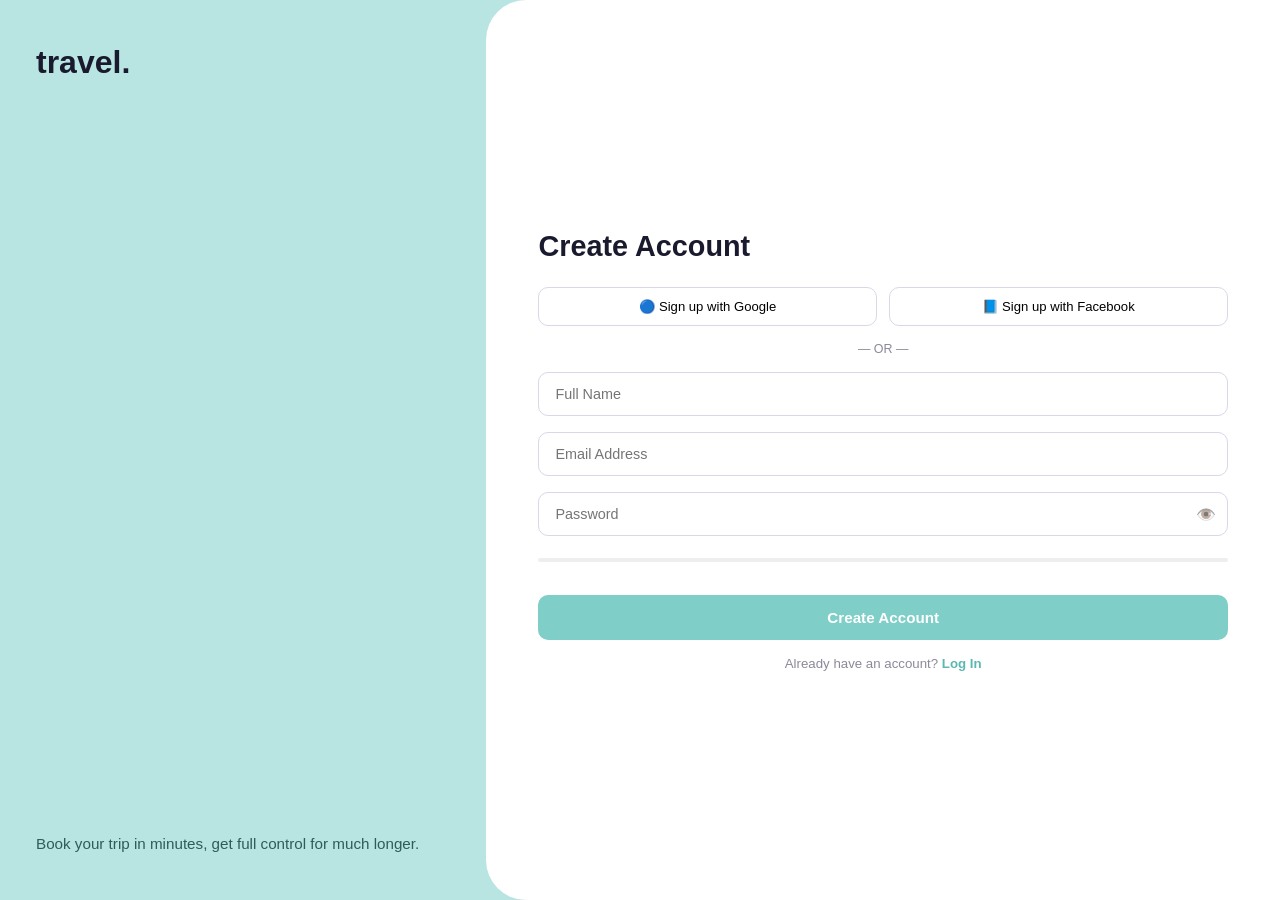
<file: index.html>
<!DOCTYPE html>
<html lang="en">
<head>
  <meta charset="UTF-8" />
  <meta name="viewport" content="width=device-width, initial-scale=1.0"/>
  <title>travel.</title>
  <link rel="stylesheet" href="style.css" />
</head>
<body>

  <div class="card">

    <!-- LEFT PANEL -->
    <div class="left-panel">
      <div class="logo">travel.</div>
      <p class="tagline">Book your trip in minutes, get full control for much longer.</p>
    </div>

    <!-- RIGHT PANEL -->
    <div class="right-panel">
      <h1>Create Account</h1>

      <!-- Social buttons -->
      <div class="social-buttons">
        <button class="btn-social">🔵 Sign up with Google</button>
        <button class="btn-social">📘 Sign up with Facebook</button>
      </div>

      <p class="divider">— OR —</p>

      <!-- Form fields -->
      <input type="text" placeholder="Full Name" />
      <input type="email" placeholder="Email Address" />
      <input type="password" placeholder="Password" />

      <!-- Submit -->
      <button class="btn-primary">Create Account</button>

      <p class="login-hint">Already have an account? <a href="#">Log In</a></p>
    </div>

  </div>

  <script src="script.js"></script>
</body>
</html>
</file>
<file: style.css>
* {
    box-sizing: border-box;
    margin: 0;
    padding: 0;
  }
  
  body {
    font-family: sans-serif;
    background: #b8e4e1;
    margin: 0;
  }

  .card {
    display: flex;
    width: 100vw;
    height: 100vh;
    border-radius: 0px;
    overflow: hidden;
  }

  .left-panel {
    width: 38%;
    background: #b8e4e1;
    padding: 44px 36px;
    display: flex;
    flex-direction: column;
    justify-content: space-between;
  }

  .logo {
    font-size: 2rem;
    font-weight: bold;
    color: #1a1a2e;
  }

  .tagline {
    font-size: 0.95rem;
    color: #2e5c59;
    line-height: 1.6;
  }

  .right-panel {
    width: 62%;
    background: #ffffff;
    padding: 48px 52px;
    display: flex;
    flex-direction: column;
    justify-content: center;
    gap: 16px;
    border-radius: 40px 0 0 40px;
  }
  
  h1 {
    font-size: 1.8rem;
    color: #1a1a2e;
    margin-bottom: 8px;
  }

  .social-buttons {
    display: flex;
    gap: 12px;
  }

  .btn-social {
    flex: 1;
    padding: 11px 16px;
    border: 1.5px solid #d8d8e8;
    border-radius: 10px;
    background: white;
    font-size: 0.82rem;
    cursor: pointer;
  }

  .btn-social:hover {
    border-color: #7fcec8;
    background: #f7fdfc;
  }
  
  .divider {
    text-align: center;
    color: #8a8a9a;
    font-size: 0.78rem;
  }

  input {
    width: 100%;
    padding: 13px 16px;
    border: 1.5px solid #d8d8e8;
    border-radius: 10px;
    font-size: 0.9rem;
    outline: none;
  }

  input:focus {
    border-color: #7fcec8;
    box-shadow: 0 0 0 3px rgba(127, 206, 200, 0.18);
  }

  .btn-primary {
    width: 100%;
    padding: 14px;
    background: #7fcec8;
    color: white;
    font-size: 0.95rem;
    font-weight: 600;
    border: none;
    border-radius: 10px;
    cursor: pointer;
  }

  .btn-primary:hover {
    background: #5bb8b1;
  }

  .login-hint {
    text-align: center;
    font-size: 0.83rem;
    color: #8a8a9a;
  }
  
  .login-hint a {
    color: #5bb8b1;
    font-weight: 600;
    text-decoration: none;
  }
</file>
